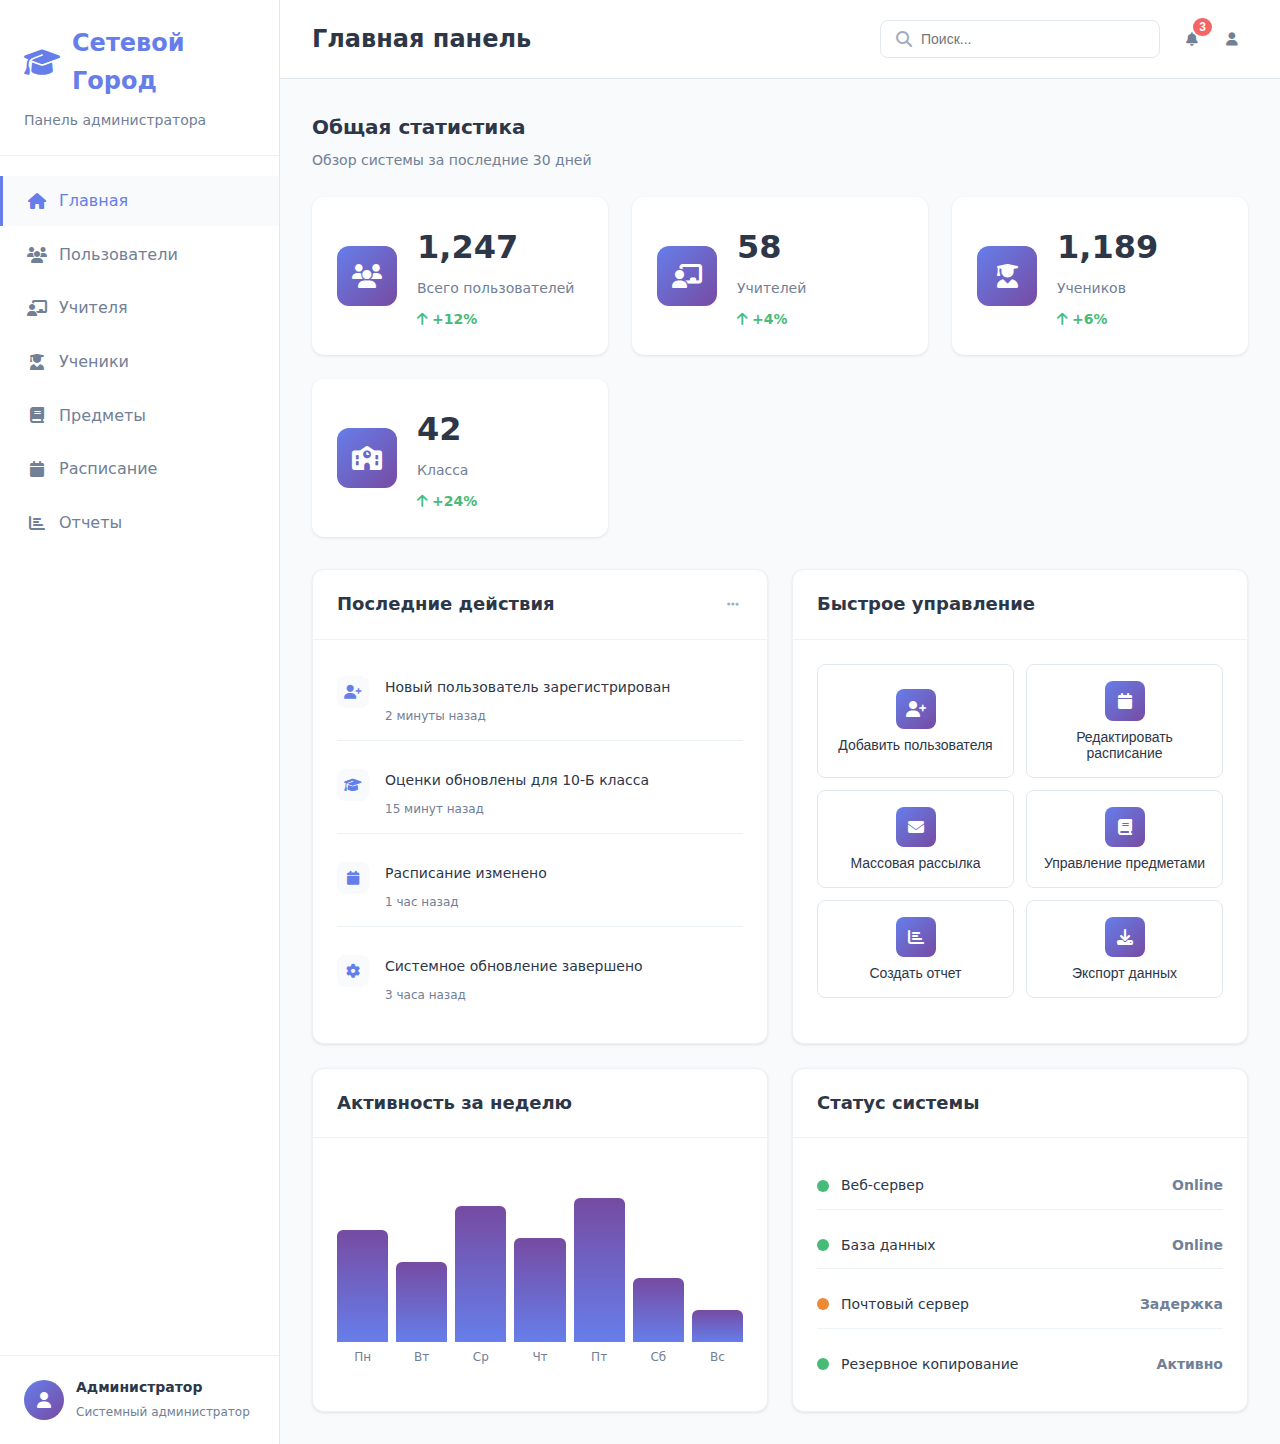
<file: admin.html>
<!DOCTYPE html>
<html lang="ru">
<head>
    <meta charset="UTF-8">
    <meta name="viewport" content="width=device-width, initial-scale=1.0">
    <title>Главная панель | Сетевой Город</title>
    <link rel="stylesheet" href="admin.css">
    <link rel="stylesheet" href="https://cdnjs.cloudflare.com/ajax/libs/font-awesome/6.4.0/css/all.min.css">
</head>
<body>
    <!-- Боковая панель -->
    <aside class="sidebar">
        <div class="sidebar-header">
            <div class="logo">
                <i class="fas fa-graduation-cap"></i>
                <span>Сетевой Город</span>
            </div>
            <p>Панель администратора</p>
        </div>
        
        <nav class="sidebar-nav">
            <ul>
                <li class="active"><a href="#"><i class="fas fa-home"></i> Главная</a></li>
                <li><a href="users.html"><i class="fas fa-users"></i> Пользователи</a></li>
                <li><a href="#"><i class="fas fa-chalkboard-teacher"></i> Учителя</a></li>
                <li><a href="#"><i class="fas fa-user-graduate"></i> Ученики</a></li>
                <li><a href="#"><i class="fas fa-book"></i> Предметы</a></li>
                <li><a href="#"><i class="fas fa-calendar"></i> Расписание</a></li>
                <li><a href="#"><i class="fas fa-chart-bar"></i> Отчеты</a></li>
            </ul>
        </nav>
        
        <div class="sidebar-footer">
            <div class="user-info">
                <div class="user-avatar">
                    <i class="fas fa-user"></i>
                </div>
                <div class="user-details">
                    <span class="user-name">Администратор</span>
                    <span class="user-role">Системный администратор</span>
                </div>
            </div>
        </div>
    </aside>

    <!-- Основной контент -->
    <main class="main-content">
        <!-- Шапка -->
        <header class="content-header">
            <div class="header-left">
                <button class="menu-toggle">
                    <i class="fas fa-bars"></i>
                </button>
                <h1>Главная панель</h1>
            </div>
            <div class="header-right">
                <div class="search-box">
                    <i class="fas fa-search"></i>
                    <input type="text" placeholder="Поиск...">
                </div>
                <div class="header-actions">
                    <button class="notification-btn">
                        <i class="fas fa-bell"></i>
                        <span class="notification-count">3</span>
                    </button>
                    <button class="profile-btn">
                        <i class="fas fa-user"></i>
                    </button>
                </div>
            </div>
        </header>

        <!-- Статистика -->
        <section class="stats-section">
            <div class="section-header">
                <h2>Общая статистика</h2>
                <span class="section-subtitle">Обзор системы за последние 30 дней</span>
            </div>
            <div class="stats-grid">
                <div class="stat-card">
                    <div class="stat-icon">
                        <i class="fas fa-users"></i>
                    </div>
                    <div class="stat-content">
                        <h3>1,247</h3>
                        <p>Всего пользователей</p>
                        <div class="stat-trend positive">
                            <i class="fas fa-arrow-up"></i>
                            <span>+12%</span>
                        </div>
                    </div>
                </div>

                <div class="stat-card">
                    <div class="stat-icon">
                        <i class="fas fa-chalkboard-teacher"></i>
                    </div>
                    <div class="stat-content">
                        <h3>58</h3>
                        <p>Учителей</p>
                        <div class="stat-trend positive">
                            <i class="fas fa-arrow-up"></i>
                            <span>+4%</span>
                        </div>
                    </div>
                </div>

                <div class="stat-card">
                    <div class="stat-icon">
                        <i class="fas fa-user-graduate"></i>
                    </div>
                    <div class="stat-content">
                        <h3>1,189</h3>
                        <p>Учеников</p>
                        <div class="stat-trend positive">
                            <i class="fas fa-arrow-up"></i>
                            <span>+6%</span>
                        </div>
                    </div>
                </div>

                <div class="stat-card">
                    <div class="stat-icon">
                        <i class="fas fa-school"></i>
                    </div>
                    <div class="stat-content">
                        <h3>42</h3>
                        <p>Класса</p>
                        <div class="stat-trend positive">
                            <i class="fas fa-arrow-up"></i>
                            <span>+24%</span>
                        </div>
                    </div>
                </div>
            </div>
        </section>

        <!-- Основные виджеты -->
        <section class="dashboard-grid">
            <!-- Последние действия -->
            <div class="widget">
                <div class="widget-header">
                    <h3>Последние действия</h3>
                    <button class="widget-action">
                        <i class="fas fa-ellipsis-h"></i>
                    </button>
                </div>
                <div class="widget-content">
                    <div class="activity-list">
                        <div class="activity-item">
                            <div class="activity-icon">
                                <i class="fas fa-user-plus"></i>
                            </div>
                            <div class="activity-details">
                                <p class="activity-title">Новый пользователь зарегистрирован</p>
                                <span class="activity-time">2 минуты назад</span>
                            </div>
                        </div>
                        <div class="activity-item">
                            <div class="activity-icon">
                                <i class="fas fa-graduation-cap"></i>
                            </div>
                            <div class="activity-details">
                                <p class="activity-title">Оценки обновлены для 10-Б класса</p>
                                <span class="activity-time">15 минут назад</span>
                            </div>
                        </div>
                        <div class="activity-item">
                            <div class="activity-icon">
                                <i class="fas fa-calendar"></i>
                            </div>
                            <div class="activity-details">
                                <p class="activity-title">Расписание изменено</p>
                                <span class="activity-time">1 час назад</span>
                            </div>
                        </div>
                        <div class="activity-item">
                            <div class="activity-icon">
                                <i class="fas fa-cog"></i>
                            </div>
                            <div class="activity-details">
                                <p class="activity-title">Системное обновление завершено</p>
                                <span class="activity-time">3 часа назад</span>
                            </div>
                        </div>
                    </div>
                </div>
            </div>

            <!-- Быстрое управление -->
            <div class="widget">
                <div class="widget-header">
                    <h3>Быстрое управление</h3>
                </div>
                <div class="widget-content">
                    <div class="quick-actions-grid">
                        <button class="quick-action-btn">
                            <div class="action-icon">
                                <i class="fas fa-user-plus"></i>
                            </div>
                            <span>Добавить пользователя</span>
                        </button>
                        <button class="quick-action-btn">
                            <div class="action-icon">
                                <i class="fas fa-calendar"></i>
                            </div>
                            <span>Редактировать расписание</span>
                        </button>
                        <button class="quick-action-btn">
                            <div class="action-icon">
                                <i class="fas fa-envelope"></i>
                            </div>
                            <span>Массовая рассылка</span>
                        </button>
                        <button class="quick-action-btn">
                            <div class="action-icon">
                                <i class="fas fa-book"></i>
                            </div>
                            <span>Управление предметами</span>
                        </button>
                        <button class="quick-action-btn">
                            <div class="action-icon">
                                <i class="fas fa-chart-bar"></i>
                            </div>
                            <span>Создать отчет</span>
                        </button>
                        <button class="quick-action-btn">
                            <div class="action-icon">
                                <i class="fas fa-download"></i>
                            </div>
                            <span>Экспорт данных</span>
                        </button>
                    </div>
                </div>
            </div>

            <!-- Активность за неделю -->
            <div class="widget">
                <div class="widget-header">
                    <h3>Активность за неделю</h3>
                </div>
                <div class="widget-content">
                    <div class="activity-chart">
                        <div class="chart-bars">
                            <div class="chart-bar" style="height: 70%">
                                <span class="chart-label">Пн</span>
                            </div>
                            <div class="chart-bar" style="height: 50%">
                                <span class="chart-label">Вт</span>
                            </div>
                            <div class="chart-bar" style="height: 85%">
                                <span class="chart-label">Ср</span>
                            </div>
                            <div class="chart-bar" style="height: 65%">
                                <span class="chart-label">Чт</span>
                            </div>
                            <div class="chart-bar" style="height: 90%">
                                <span class="chart-label">Пт</span>
                            </div>
                            <div class="chart-bar" style="height: 40%">
                                <span class="chart-label">Сб</span>
                            </div>
                            <div class="chart-bar" style="height: 20%">
                                <span class="chart-label">Вс</span>
                            </div>
                        </div>
                    </div>
                </div>
            </div>

            <!-- Статус системы -->
            <div class="widget">
                <div class="widget-header">
                    <h3>Статус системы</h3>
                </div>
                <div class="widget-content">
                    <div class="status-list">
                        <div class="status-item">
                            <div class="status-indicator online"></div>
                            <div class="status-info">
                                <span class="status-name">Веб-сервер</span>
                                <span class="status-value">Online</span>
                            </div>
                        </div>
                        <div class="status-item">
                            <div class="status-indicator online"></div>
                            <div class="status-info">
                                <span class="status-name">База данных</span>
                                <span class="status-value">Online</span>
                            </div>
                        </div>
                        <div class="status-item">
                            <div class="status-indicator warning"></div>
                            <div class="status-info">
                                <span class="status-name">Почтовый сервер</span>
                                <span class="status-value">Задержка</span>
                            </div>
                        </div>
                        <div class="status-item">
                            <div class="status-indicator online"></div>
                            <div class="status-info">
                                <span class="status-name">Резервное копирование</span>
                                <span class="status-value">Активно</span>
                            </div>
                        </div>
                    </div>
                </div>
            </div>
        </section>
    </main>

    <script src="admin.js"></script>
</body>
</html>
</file>
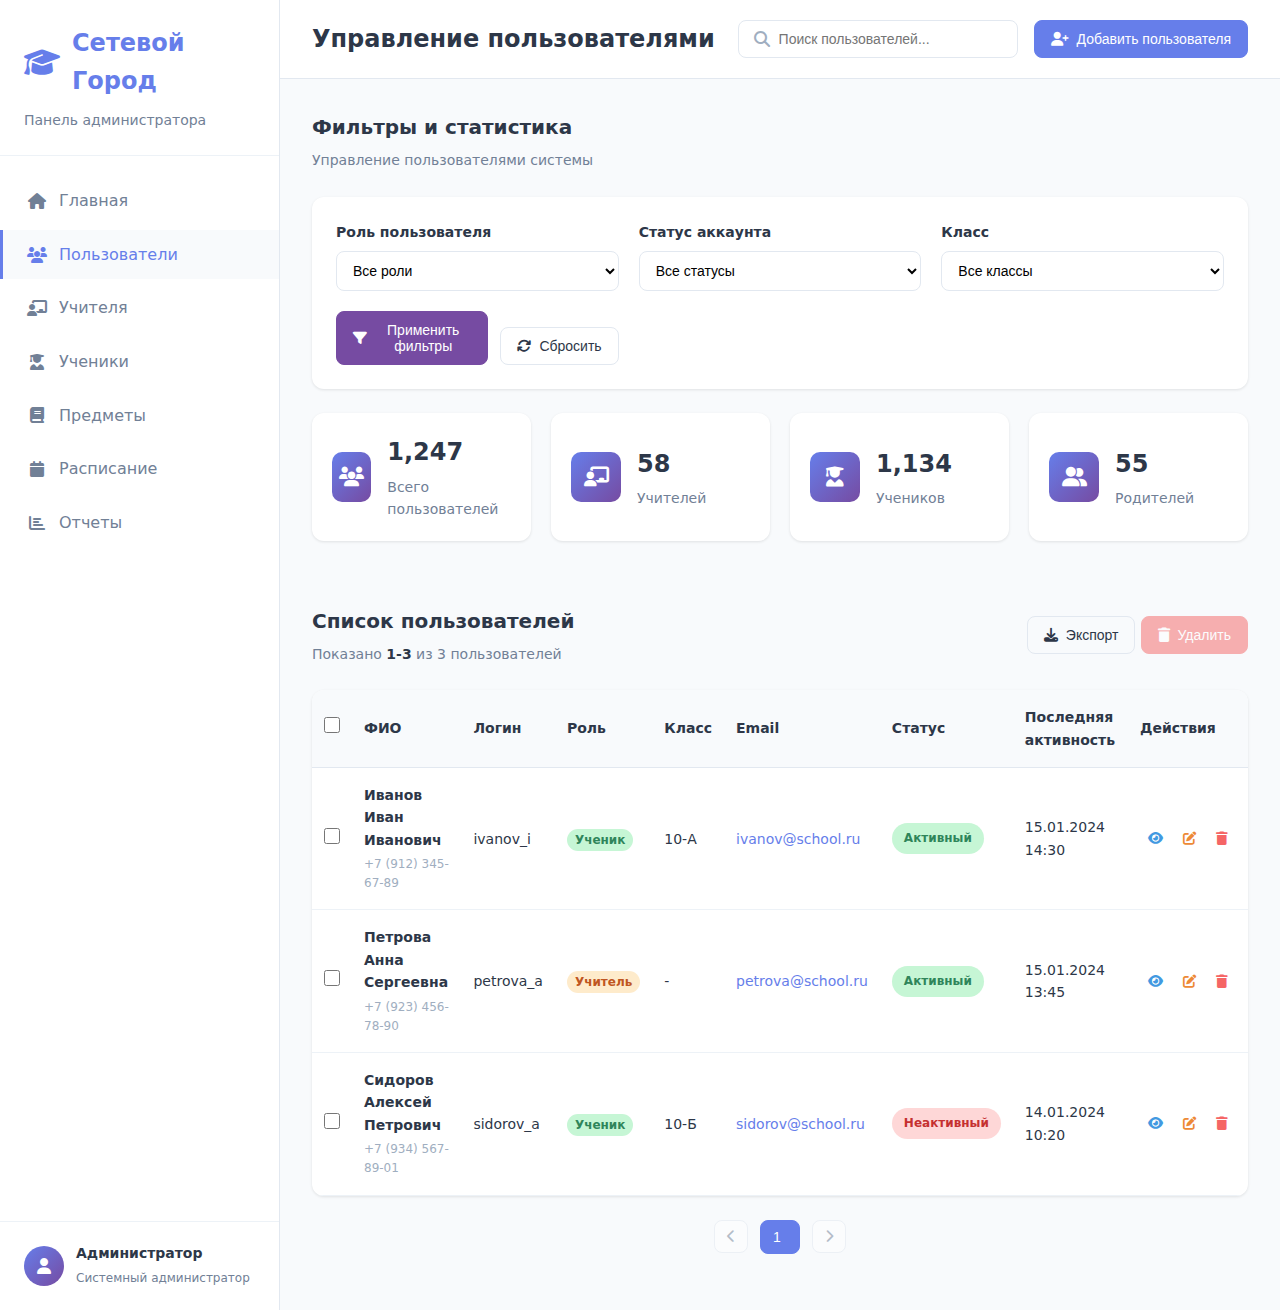
<file: users.html>
<!DOCTYPE html>
<html lang="ru">
<head>
    <meta charset="UTF-8">
    <meta name="viewport" content="width=device-width, initial-scale=1.0">
    <title>Пользователи | Сетевой Город</title>
    <link rel="stylesheet" href="users.css">
    <link rel="stylesheet" href="https://cdnjs.cloudflare.com/ajax/libs/font-awesome/6.4.0/css/all.min.css">
</head>
<body>
    <!-- Боковая панель -->
    <aside class="sidebar">
        <div class="sidebar-header">
            <div class="logo">
                <i class="fas fa-graduation-cap"></i>
                <span>Сетевой Город</span>
            </div>
            <p>Панель администратора</p>
        </div>
        
        <nav class="sidebar-nav">
            <ul>
                <li><a href="admin.html"><i class="fas fa-home"></i> Главная</a></li>
                <li class="active"><a href="users.html"><i class="fas fa-users"></i> Пользователи</a></li>
                <li><a href="#"><i class="fas fa-chalkboard-teacher"></i> Учителя</a></li>
                <li><a href="#"><i class="fas fa-user-graduate"></i> Ученики</a></li>
                <li><a href="#"><i class="fas fa-book"></i> Предметы</a></li>
                <li><a href="#"><i class="fas fa-calendar"></i> Расписание</a></li>
                <li><a href="#"><i class="fas fa-chart-bar"></i> Отчеты</a></li>
            </ul>
        </nav>
        
        <div class="sidebar-footer">
            <div class="user-info">
                <div class="user-avatar">
                    <i class="fas fa-user"></i>
                </div>
                <div class="user-details">
                    <span class="user-name">Администратор</span>
                    <span class="user-role">Системный администратор</span>
                </div>
            </div>
        </div>
    </aside>

    <!-- Основной контент -->
    <main class="main-content">
        <!-- Шапка -->
        <header class="content-header">
            <div class="header-left">
                <button class="menu-toggle">
                    <i class="fas fa-bars"></i>
                </button>
                <h1>Управление пользователями</h1>
            </div>
            <div class="header-right">
                <div class="search-box">
                    <i class="fas fa-search"></i>
                    <input type="text" placeholder="Поиск пользователей..." id="searchInput">
                </div>
                <button class="btn btn-primary">
                    <i class="fas fa-user-plus"></i>
                    Добавить пользователя
                </button>
            </div>
        </header>

        <!-- Фильтры и статистика -->
        <section class="filters-section">
            <div class="section-header">
                <h2>Фильтры и статистика</h2>
                <span class="section-subtitle">Управление пользователями системы</span>
            </div>
            
            <div class="filters-grid">
                <div class="filter-group">
                    <label>Роль пользователя</label>
                    <select id="roleFilter">
                        <option value="all">Все роли</option>
                        <option value="Администратор">Администратор</option>
                        <option value="Учитель">Учитель</option>
                        <option value="Ученик">Ученик</option>
                        <option value="Родитель">Родитель</option>
                    </select>
                </div>
                
                <div class="filter-group">
                    <label>Статус аккаунта</label>
                    <select id="statusFilter">
                        <option value="all">Все статусы</option>
                        <option value="active">Активные</option>
                        <option value="inactive">Неактивные</option>
                    </select>
                </div>
                
                <div class="filter-group">
                    <label>Класс</label>
                    <select id="classFilter">
                        <option value="all">Все классы</option>
                        <option value="10-А">10-А</option>
                        <option value="10-Б">10-Б</option>
                        <option value="11-А">11-А</option>
                        <option value="11-Б">11-Б</option>
                        <option value="-">-</option>
                    </select>
                </div>
                
                <div class="filter-actions">
                    <button class="btn btn-secondary">
                        <i class="fas fa-filter"></i>
                        Применить фильтры
                    </button>
                    <button class="btn btn-outline">
                        <i class="fas fa-sync"></i>
                        Сбросить
                    </button>
                </div>
            </div>

            <div class="stats-cards">
                <div class="stat-card">
                    <div class="stat-icon">
                        <i class="fas fa-users"></i>
                    </div>
                    <div class="stat-content">
                        <h3>1,247</h3>
                        <p>Всего пользователей</p>
                    </div>
                </div>
                
                <div class="stat-card">
                    <div class="stat-icon">
                        <i class="fas fa-chalkboard-teacher"></i>
                    </div>
                    <div class="stat-content">
                        <h3>58</h3>
                        <p>Учителей</p>
                    </div>
                </div>
                
                <div class="stat-card">
                    <div class="stat-icon">
                        <i class="fas fa-user-graduate"></i>
                    </div>
                    <div class="stat-content">
                        <h3>1,134</h3>
                        <p>Учеников</p>
                    </div>
                </div>
                
                <div class="stat-card">
                    <div class="stat-icon">
                        <i class="fas fa-user-friends"></i>
                    </div>
                    <div class="stat-content">
                        <h3>55</h3>
                        <p>Родителей</p>
                    </div>
                </div>
            </div>
        </section>

        <!-- Таблица пользователей -->
        <section class="table-section">
            <div class="section-header">
                <div class="header-content">
                    <h2>Список пользователей</h2>
                    <span class="table-info">Показано <strong>1-5</strong> из 3 пользователей</span>
                </div>
                <div class="header-actions">
                    <button class="btn btn-outline">
                        <i class="fas fa-download"></i>
                        Экспорт
                    </button>
                    <button class="btn btn-danger">
                        <i class="fas fa-trash"></i>
                        Удалить
                    </button>
                </div>
            </div>

            <div class="table-container">
                <table class="users-table">
                    <thead>
                        <tr>
                            <th class="checkbox-cell">
                                <input type="checkbox" id="selectAll">
                            </th>
                            <th>ФИО</th>
                            <th>Логин</th>
                            <th>Роль</th>
                            <th>Класс</th>
                            <th>Email</th>
                            <th>Статус</th>
                            <th>Последняя активность</th>
                            <th class="actions-cell">Действия</th>
                        </tr>
                    </thead>
                    <tbody id="usersTableBody">
                        <tr>
                            <td class="checkbox-cell">
                                <input type="checkbox" class="user-checkbox" data-id="1">
                            </td>
                            <td>
                                <div class="user-info-cell">
                                    <strong>Иванов Иван Иванович</strong>
                                    <span class="user-phone">+7 (912) 345-67-89</span>
                                </div>
                            </td>
                            <td>ivanov_i</td>
                            <td>
                                <span class="role-badge role-student">Ученик</span>
                            </td>
                            <td>10-А</td>
                            <td>
                                <a href="mailto:ivanov@school.ru" class="email-link">ivanov@school.ru</a>
                            </td>
                            <td>
                                <span class="status-badge status-active">Активный</span>
                            </td>
                            <td>15.01.2024 14:30</td>
                            <td class="actions-cell">
                                <div class="table-actions">
                                    <button class="action-btn view" data-id="1" title="Просмотр">
                                        <i class="fas fa-eye"></i>
                                    </button>
                                    <button class="action-btn edit" data-id="1" title="Редактировать">
                                        <i class="fas fa-edit"></i>
                                    </button>
                                    <button class="action-btn delete" data-id="1" title="Удалить">
                                        <i class="fas fa-trash"></i>
                                    </button>
                                </div>
                            </td>
                        </tr>
                        <tr>
                            <td class="checkbox-cell">
                                <input type="checkbox" class="user-checkbox" data-id="2">
                            </td>
                            <td>
                                <div class="user-info-cell">
                                    <strong>Петрова Анна Сергеевна</strong>
                                    <span class="user-phone">+7 (923) 456-78-90</span>
                                </div>
                            </td>
                            <td>petrova_a</td>
                            <td>
                                <span class="role-badge role-teacher">Учитель</span>
                            </td>
                            <td>-</td>
                            <td>
                                <a href="mailto:petrova@school.ru" class="email-link">petrova@school.ru</a>
                            </td>
                            <td>
                                <span class="status-badge status-active">Активный</span>
                            </td>
                            <td>15.01.2024 13:45</td>
                            <td class="actions-cell">
                                <div class="table-actions">
                                    <button class="action-btn view" data-id="2" title="Просмотр">
                                        <i class="fas fa-eye"></i>
                                    </button>
                                    <button class="action-btn edit" data-id="2" title="Редактировать">
                                        <i class="fas fa-edit"></i>
                                    </button>
                                    <button class="action-btn delete" data-id="2" title="Удалить">
                                        <i class="fas fa-trash"></i>
                                    </button>
                                </div>
                            </td>
                        </tr>
                        <tr>
                            <td class="checkbox-cell">
                                <input type="checkbox" class="user-checkbox" data-id="3">
                            </td>
                            <td>
                                <div class="user-info-cell">
                                    <strong>Сидоров Алексей Петрович</strong>
                                    <span class="user-phone">+7 (934) 567-89-01</span>
                                </div>
                            </td>
                            <td>sidorov_a</td>
                            <td>
                                <span class="role-badge role-student">Ученик</span>
                            </td>
                            <td>10-Б</td>
                            <td>
                                <a href="mailto:sidorov@school.ru" class="email-link">sidorov@school.ru</a>
                            </td>
                            <td>
                                <span class="status-badge status-inactive">Неактивный</span>
                            </td>
                            <td>14.01.2024 10:20</td>
                            <td class="actions-cell">
                                <div class="table-actions">
                                    <button class="action-btn view" data-id="3" title="Просмотр">
                                        <i class="fas fa-eye"></i>
                                    </button>
                                    <button class="action-btn edit" data-id="3" title="Редактировать">
                                        <i class="fas fa-edit"></i>
                                    </button>
                                    <button class="action-btn delete" data-id="3" title="Удалить">
                                        <i class="fas fa-trash"></i>
                                    </button>
                                </div>
                            </td>
                        </tr>
                    </tbody>
                </table>
            </div>

            <!-- Пагинация -->
            <div class="pagination">
                <button class="pagination-btn">
                    <i class="fas fa-chevron-left"></i>
                </button>
                <div class="page-numbers">
                    <button class="page-btn active">1</button>
                    <button class="page-btn">2</button>
                    <button class="page-btn">3</button>
                </div>
                <button class="pagination-btn">
                    <i class="fas fa-chevron-right"></i>
                </button>
            </div>
        </section>

        <!-- Модальное окно добавления/редактирования пользователя -->
        <div class="modal" id="addUserModal">
            <div class="modal-content">
                <div class="modal-header">
                    <h3>Добавление пользователя</h3>
                    <button class="modal-close">&times;</button>
                </div>
                <div class="modal-body">
                    <form id="addUserForm" class="user-form">
                        <div class="form-grid">
                            <div class="form-group">
                                <input type="text" name="lastName" placeholder="Фамилия *" required>
                            </div>
                            <div class="form-group">
                                <input type="text" name="firstName" placeholder="Имя *" required>
                            </div>
                            <div class="form-group">
                                <input type="text" name="middleName" placeholder="Отчество">
                            </div>
                            <div class="form-group">
                                <input type="text" name="login" placeholder="Логин *" required>
                            </div>
                            <div class="form-group">
                                <input type="password" name="password" placeholder="Пароль *" required>
                            </div>
                            <div class="form-group">
                                <input type="email" name="email" placeholder="Email">
                            </div>
                            <div class="form-group">
                                <input type="tel" name="phone" placeholder="Телефон">
                            </div>
                            <div class="form-group">
                                <select name="role" required>
                                    <option value="">Выберите роль *</option>
                                    <option value="Ученик">Ученик</option>
                                    <option value="Учитель">Учитель</option>
                                    <option value="Родитель">Родитель</option>
                                    <option value="Администратор">Администратор</option>
                                </select>
                            </div>
                            <div class="form-group">
                                <select name="class">
                                    <option value="">Выберите класс</option>
                                    <option value="10-А">10-А</option>
                                    <option value="10-Б">10-Б</option>
                                    <option value="11-А">11-А</option>
                                    <option value="11-Б">11-Б</option>
                                    <option value="-">-</option>
                                </select>
                            </div>
                        </div>
                        
                        <div class="form-actions">
                            <button type="button" class="btn btn-outline">Отмена</button>
                            <button type="submit" class="btn btn-primary">Добавить пользователя</button>
                        </div>
                    </form>
                </div>
            </div>
        </div>

        <!-- Модальное окно просмотра пользователя -->
        <div class="modal" id="userDetailsModal">
            <div class="modal-content">
                <div class="modal-header">
                    <h3>Просмотр пользователя</h3>
                    <button class="modal-close">&times;</button>
                </div>
                <div class="modal-body">
                    <div class="user-details-grid">
                        <div class="detail-item">
                            <label>ФИО:</label>
                            <span id="detailName">Иванов Иван Иванович</span>
                        </div>
                        <div class="detail-item">
                            <label>Логин:</label>
                            <span id="detailLogin">ivanov_i</span>
                        </div>
                        <div class="detail-item">
                            <label>Роль:</label>
                            <span id="detailRole">Ученик</span>
                        </div>
                        <div class="detail-item">
                            <label>Класс:</label>
                            <span id="detailClass">10-А</span>
                        </div>
                        <div class="detail-item">
                            <label>Email:</label>
                            <span id="detailEmail">ivanov@school.ru</span>
                        </div>
                        <div class="detail-item">
                            <label>Телефон:</label>
                            <span id="detailPhone">+7 (912) 345-67-89</span>
                        </div>
                        <div class="detail-item">
                            <label>Статус:</label>
                            <span id="detailStatus">Активный</span>
                        </div>
                        <div class="detail-item">
                            <label>Последняя активность:</label>
                            <span id="detailLastActivity">15.01.2024 14:30</span>
                        </div>
                    </div>
                </div>
                <div class="modal-footer">
                    <button class="btn btn-primary" id="closeDetails">Закрыть</button>
                </div>
            </div>
        </div>
    </main>

    <script src="users.js"></script>
</body>
</html>
</file>
<file: admin.css>
* {
    margin: 0;
    padding: 0;
    box-sizing: border-box;
}

:root {
    --primary: #667eea;
    --primary-dark: #5a67d8;
    --secondary: #764ba2;
    --success: #48bb78;
    --warning: #ed8936;
    --danger: #f56565;
    --background: #f8fafc;
    --surface: #ffffff;
    --text-primary: #2d3748;
    --text-secondary: #718096;
    --text-muted: #a0aec0;
    --border: #e2e8f0;
    --border-light: #edf2f7;
    --shadow: 0 1px 3px rgba(0, 0, 0, 0.1);
    --shadow-md: 0 4px 6px rgba(0, 0, 0, 0.1);
    --shadow-lg: 0 10px 15px rgba(0, 0, 0, 0.1);
    --radius: 8px;
    --radius-lg: 12px;
    --transition: all 0.3s ease;
}

body {
    font-family: 'Inter', 'Segoe UI', system-ui, -apple-system, sans-serif;
    background-color: var(--background);
    color: var(--text-primary);
    line-height: 1.6;
    display: flex;
    min-height: 100vh;
}

/* Боковая панель */
.sidebar {
    width: 280px;
    background: var(--surface);
    border-right: 1px solid var(--border);
    display: flex;
    flex-direction: column;
    transition: var(--transition);
}

.sidebar-header {
    padding: 24px;
    border-bottom: 1px solid var(--border-light);
}

.logo {
    display: flex;
    align-items: center;
    gap: 12px;
    font-size: 1.5rem;
    font-weight: 700;
    color: var(--primary);
    margin-bottom: 8px;
}

.logo i {
    font-size: 1.8rem;
}

.sidebar-header p {
    font-size: 0.875rem;
    color: var(--text-secondary);
}

.sidebar-nav {
    flex: 1;
    padding: 16px 0;
}

.sidebar-nav ul {
    list-style: none;
}

.sidebar-nav li {
    margin: 4px 0;
}

.sidebar-nav a {
    display: flex;
    align-items: center;
    padding: 12px 24px;
    color: var(--text-secondary);
    text-decoration: none;
    transition: var(--transition);
    font-weight: 500;
    border-left: 3px solid transparent;
}

.sidebar-nav a:hover {
    color: var(--primary);
    background: var(--background);
}

.sidebar-nav a i {
    margin-right: 12px;
    width: 20px;
    text-align: center;
}

.sidebar-nav li.active a {
    color: var(--primary);
    background: var(--background);
    border-left-color: var(--primary);
}

.sidebar-footer {
    padding: 20px 24px;
    border-top: 1px solid var(--border-light);
}

.user-info {
    display: flex;
    align-items: center;
    gap: 12px;
}

.user-avatar {
    width: 40px;
    height: 40px;
    background: linear-gradient(135deg, var(--primary), var(--secondary));
    border-radius: 50%;
    display: flex;
    align-items: center;
    justify-content: center;
    color: white;
}

.user-details {
    flex: 1;
}

.user-name {
    display: block;
    font-weight: 600;
    font-size: 0.875rem;
}

.user-role {
    font-size: 0.75rem;
    color: var(--text-secondary);
}

/* Основной контент */
.main-content {
    flex: 1;
    overflow-y: auto;
    background: var(--background);
}

.content-header {
    background: var(--surface);
    padding: 20px 32px;
    display: flex;
    justify-content: space-between;
    align-items: center;
    border-bottom: 1px solid var(--border);
    position: sticky;
    top: 0;
    z-index: 100;
}

.header-left {
    display: flex;
    align-items: center;
    gap: 16px;
}

.menu-toggle {
    display: none;
    background: none;
    border: none;
    font-size: 1.25rem;
    cursor: pointer;
    color: var(--text-secondary);
    padding: 8px;
    border-radius: var(--radius);
    transition: var(--transition);
}

.menu-toggle:hover {
    background: var(--background);
    color: var(--primary);
}

.content-header h1 {
    font-size: 1.5rem;
    font-weight: 600;
    color: var(--text-primary);
}

.header-right {
    display: flex;
    align-items: center;
    gap: 16px;
}

.search-box {
    position: relative;
}

.search-box input {
    padding: 10px 16px 10px 40px;
    border: 1px solid var(--border);
    border-radius: var(--radius);
    background: var(--surface);
    font-size: 0.875rem;
    width: 280px;
    transition: var(--transition);
}

.search-box input:focus {
    outline: none;
    border-color: var(--primary);
    box-shadow: 0 0 0 3px rgba(102, 126, 234, 0.1);
}

.search-box i {
    position: absolute;
    left: 16px;
    top: 50%;
    transform: translateY(-50%);
    color: var(--text-muted);
}

.header-actions {
    display: flex;
    gap: 8px;
}

.notification-btn,
.profile-btn {
    padding: 10px;
    border: none;
    background: var(--surface);
    border-radius: var(--radius);
    cursor: pointer;
    transition: var(--transition);
    position: relative;
    color: var(--text-secondary);
}

.notification-btn:hover,
.profile-btn:hover {
    background: var(--background);
    color: var(--primary);
}

.notification-count {
    position: absolute;
    top: -4px;
    right: -4px;
    background: var(--danger);
    color: white;
    font-size: 0.75rem;
    padding: 2px 6px;
    border-radius: 10px;
    font-weight: 600;
}

/* Секции */
.stats-section {
    padding: 32px;
}

.section-header {
    margin-bottom: 24px;
}

.section-header h2 {
    font-size: 1.25rem;
    font-weight: 600;
    color: var(--text-primary);
    margin-bottom: 4px;
}

.section-subtitle {
    font-size: 0.875rem;
    color: var(--text-secondary);
}

.stats-grid {
    display: grid;
    grid-template-columns: repeat(auto-fit, minmax(280px, 1fr));
    gap: 24px;
}

.stat-card {
    background: var(--surface);
    padding: 24px;
    border-radius: var(--radius-lg);
    box-shadow: var(--shadow);
    display: flex;
    align-items: center;
    gap: 20px;
    transition: var(--transition);
    border: 1px solid transparent;
}

.stat-card:hover {
    box-shadow: var(--shadow-md);
    border-color: var(--border-light);
    transform: translateY(-2px);
}

.stat-icon {
    width: 60px;
    height: 60px;
    border-radius: 12px;
    background: linear-gradient(135deg, var(--primary), var(--secondary));
    display: flex;
    align-items: center;
    justify-content: center;
    color: white;
    font-size: 1.5rem;
}

.stat-content h3 {
    font-size: 2rem;
    font-weight: 700;
    color: var(--text-primary);
    margin-bottom: 4px;
}

.stat-content p {
    color: var(--text-secondary);
    font-size: 0.875rem;
    margin-bottom: 8px;
}

.stat-trend {
    display: flex;
    align-items: center;
    gap: 4px;
    font-size: 0.875rem;
    font-weight: 600;
}

.stat-trend.positive {
    color: var(--success);
}

.stat-trend.negative {
    color: var(--danger);
}

/* Дашборд */
.dashboard-grid {
    padding: 0 32px 32px;
    display: grid;
    grid-template-columns: repeat(auto-fit, minmax(400px, 1fr));
    gap: 24px;
}

.widget {
    background: var(--surface);
    border-radius: var(--radius-lg);
    box-shadow: var(--shadow);
    overflow: hidden;
    border: 1px solid var(--border-light);
}

.widget-header {
    padding: 20px 24px;
    border-bottom: 1px solid var(--border-light);
    display: flex;
    justify-content: space-between;
    align-items: center;
}

.widget-header h3 {
    font-size: 1.125rem;
    font-weight: 600;
    color: var(--text-primary);
}

.widget-action {
    background: none;
    border: none;
    color: var(--text-muted);
    cursor: pointer;
    padding: 4px;
    border-radius: var(--radius);
    transition: var(--transition);
}

.widget-action:hover {
    color: var(--primary);
    background: var(--background);
}

.widget-content {
    padding: 24px;
}

/* Активность */
.activity-list {
    display: flex;
    flex-direction: column;
    gap: 16px;
}

.activity-item {
    display: flex;
    align-items: flex-start;
    gap: 16px;
    padding: 12px 0;
}

.activity-item:not(:last-child) {
    border-bottom: 1px solid var(--border-light);
}

.activity-icon {
    width: 32px;
    height: 32px;
    border-radius: 8px;
    background: var(--background);
    display: flex;
    align-items: center;
    justify-content: center;
    color: var(--primary);
    font-size: 0.875rem;
}

.activity-details {
    flex: 1;
}

.activity-title {
    font-weight: 500;
    color: var(--text-primary);
    margin-bottom: 4px;
    font-size: 0.875rem;
}

.activity-time {
    font-size: 0.75rem;
    color: var(--text-secondary);
}

/* Быстрые действия */
.quick-actions-grid {
    display: grid;
    grid-template-columns: repeat(2, 1fr);
    gap: 12px;
}

.quick-action-btn {
    padding: 16px;
    border: 1px solid var(--border);
    background: var(--surface);
    border-radius: var(--radius);
    cursor: pointer;
    transition: var(--transition);
    text-align: center;
}

.quick-action-btn:hover {
    border-color: var(--primary);
    background: var(--background);
    transform: translateY(-2px);
    box-shadow: var(--shadow);
}

.action-icon {
    width: 40px;
    height: 40px;
    border-radius: 8px;
    background: linear-gradient(135deg, var(--primary), var(--secondary));
    display: flex;
    align-items: center;
    justify-content: center;
    color: white;
    margin: 0 auto 8px;
    font-size: 1rem;
}

.quick-action-btn span {
    font-size: 0.875rem;
    font-weight: 500;
    color: var(--text-primary);
}

/* График активности */
.activity-chart {
    padding: 20px 0;
}

.chart-bars {
    display: flex;
    align-items: flex-end;
    justify-content: space-between;
    height: 160px;
    gap: 8px;
}

.chart-bar {
    flex: 1;
    background: linear-gradient(to top, var(--primary), var(--secondary));
    border-radius: 6px 6px 0 0;
    position: relative;
    transition: height 0.3s ease;
    min-height: 20px;
}

.chart-label {
    position: absolute;
    bottom: -25px;
    left: 50%;
    transform: translateX(-50%);
    font-size: 0.75rem;
    color: var(--text-secondary);
    font-weight: 500;
}

/* Статус системы */
.status-list {
    display: flex;
    flex-direction: column;
    gap: 12px;
}

.status-item {
    display: flex;
    align-items: center;
    gap: 12px;
    padding: 12px 0;
}

.status-item:not(:last-child) {
    border-bottom: 1px solid var(--border-light);
}

.status-indicator {
    width: 12px;
    height: 12px;
    border-radius: 50%;
    flex-shrink: 0;
}

.status-indicator.online {
    background: var(--success);
}

.status-indicator.warning {
    background: var(--warning);
}

.status-indicator.offline {
    background: var(--danger);
}

.status-info {
    flex: 1;
    display: flex;
    justify-content: space-between;
    align-items: center;
}

.status-name {
    font-weight: 500;
    color: var(--text-primary);
    font-size: 0.875rem;
}

.status-value {
    font-size: 0.875rem;
    font-weight: 600;
    color: var(--text-secondary);
}

/* Адаптивность */
@media (max-width: 1200px) {
    .stats-grid {
        grid-template-columns: repeat(2, 1fr);
    }
    
    .dashboard-grid {
        grid-template-columns: 1fr;
    }
}

@media (max-width: 768px) {
    .sidebar {
        transform: translateX(-100%);
        position: fixed;
        height: 100vh;
        z-index: 1000;
        width: 300px;
    }
    
    .sidebar.show {
        transform: translateX(0);
    }
    
    .menu-toggle {
        display: block;
    }
    
    .content-header {
        padding: 16px 24px;
    }
    
    .search-box input {
        width: 200px;
    }
    
    .stats-section {
        padding: 24px;
    }
    
    .dashboard-grid {
        padding: 0 24px 24px;
    }
    
    .stats-grid {
        grid-template-columns: 1fr;
    }
    
    .quick-actions-grid {
        grid-template-columns: 1fr;
    }
}

@media (max-width: 480px) {
    .content-header {
        flex-direction: column;
        gap: 16px;
        align-items: flex-start;
    }
    
    .header-right {
        width: 100%;
        justify-content: space-between;
    }
    
    .search-box input {
        width: 100%;
    }
    
    .stats-section {
        padding: 16px;
    }
    
    .dashboard-grid {
        padding: 0 16px 16px;
    }
    
    .stat-card {
        flex-direction: column;
        text-align: center;
        padding: 20px;
    }
    
    .stat-icon {
        margin-bottom: 16px;
    }
}
</file>
<file: users.css>
* {
    margin: 0;
    padding: 0;
    box-sizing: border-box;
}

:root {
    --primary: #667eea;
    --primary-dark: #5a67d8;
    --secondary: #764ba2;
    --success: #48bb78;
    --warning: #ed8936;
    --danger: #f56565;
    --info: #4299e1;
    --background: #f8fafc;
    --surface: #ffffff;
    --text-primary: #2d3748;
    --text-secondary: #718096;
    --text-muted: #a0aec0;
    --border: #e2e8f0;
    --border-light: #edf2f7;
    --shadow: 0 1px 3px rgba(0, 0, 0, 0.1);
    --shadow-md: 0 4px 6px rgba(0, 0, 0, 0.1);
    --shadow-lg: 0 10px 15px rgba(0, 0, 0, 0.1);
    --radius: 8px;
    --radius-lg: 12px;
    --transition: all 0.3s ease;
}

body {
    font-family: 'Inter', 'Segoe UI', system-ui, -apple-system, sans-serif;
    background-color: var(--background);
    color: var(--text-primary);
    line-height: 1.6;
    display: flex;
    min-height: 100vh;
}

/* Боковая панель */
.sidebar {
    width: 280px;
    background: var(--surface);
    border-right: 1px solid var(--border);
    display: flex;
    flex-direction: column;
    transition: var(--transition);
}

.sidebar-header {
    padding: 24px;
    border-bottom: 1px solid var(--border-light);
}

.logo {
    display: flex;
    align-items: center;
    gap: 12px;
    font-size: 1.5rem;
    font-weight: 700;
    color: var(--primary);
    margin-bottom: 8px;
}

.logo i {
    font-size: 1.8rem;
}

.sidebar-header p {
    font-size: 0.875rem;
    color: var(--text-secondary);
}

.sidebar-nav {
    flex: 1;
    padding: 16px 0;
}

.sidebar-nav ul {
    list-style: none;
}

.sidebar-nav li {
    margin: 4px 0;
}

.sidebar-nav a {
    display: flex;
    align-items: center;
    padding: 12px 24px;
    color: var(--text-secondary);
    text-decoration: none;
    transition: var(--transition);
    font-weight: 500;
    border-left: 3px solid transparent;
}

.sidebar-nav a:hover {
    color: var(--primary);
    background: var(--background);
}

.sidebar-nav a i {
    margin-right: 12px;
    width: 20px;
    text-align: center;
}

.sidebar-nav li.active a {
    color: var(--primary);
    background: var(--background);
    border-left-color: var(--primary);
}

.sidebar-footer {
    padding: 20px 24px;
    border-top: 1px solid var(--border-light);
}

.user-info {
    display: flex;
    align-items: center;
    gap: 12px;
}

.user-avatar {
    width: 40px;
    height: 40px;
    background: linear-gradient(135deg, var(--primary), var(--secondary));
    border-radius: 50%;
    display: flex;
    align-items: center;
    justify-content: center;
    color: white;
}

.user-details {
    flex: 1;
}

.user-name {
    display: block;
    font-weight: 600;
    font-size: 0.875rem;
}

.user-role {
    font-size: 0.75rem;
    color: var(--text-secondary);
}

/* Основной контент */
.main-content {
    flex: 1;
    overflow-y: auto;
    background: var(--background);
}

.content-header {
    background: var(--surface);
    padding: 20px 32px;
    display: flex;
    justify-content: space-between;
    align-items: center;
    border-bottom: 1px solid var(--border);
    position: sticky;
    top: 0;
    z-index: 100;
}

.header-left {
    display: flex;
    align-items: center;
    gap: 16px;
}

.menu-toggle {
    display: none;
    background: none;
    border: none;
    font-size: 1.25rem;
    cursor: pointer;
    color: var(--text-secondary);
    padding: 8px;
    border-radius: var(--radius);
    transition: var(--transition);
}

.menu-toggle:hover {
    background: var(--background);
    color: var(--primary);
}

.content-header h1 {
    font-size: 1.5rem;
    font-weight: 600;
    color: var(--text-primary);
}

.header-right {
    display: flex;
    align-items: center;
    gap: 16px;
}

.search-box {
    position: relative;
}

.search-box input {
    padding: 10px 16px 10px 40px;
    border: 1px solid var(--border);
    border-radius: var(--radius);
    background: var(--surface);
    font-size: 0.875rem;
    width: 280px;
    transition: var(--transition);
}

.search-box input:focus {
    outline: none;
    border-color: var(--primary);
    box-shadow: 0 0 0 3px rgba(102, 126, 234, 0.1);
}

.search-box i {
    position: absolute;
    left: 16px;
    top: 50%;
    transform: translateY(-50%);
    color: var(--text-muted);
}

/* Кнопки */
.btn {
    display: inline-flex;
    align-items: center;
    gap: 8px;
    padding: 10px 16px;
    border: 1px solid transparent;
    border-radius: var(--radius);
    font-size: 0.875rem;
    font-weight: 500;
    cursor: pointer;
    transition: var(--transition);
    text-decoration: none;
}

.btn-primary {
    background: var(--primary);
    color: white;
    border-color: var(--primary);
}

.btn-primary:hover {
    background: var(--primary-dark);
    border-color: var(--primary-dark);
}

.btn-secondary {
    background: var(--secondary);
    color: white;
    border-color: var(--secondary);
}

.btn-secondary:hover {
    background: #6b46c1;
    border-color: #6b46c1;
}

.btn-danger {
    background: var(--danger);
    color: white;
    border-color: var(--danger);
}

.btn-danger:hover {
    background: #e53e3e;
    border-color: #e53e3e;
}

.btn-outline {
    background: transparent;
    color: var(--text-primary);
    border-color: var(--border);
}

.btn-outline:hover {
    background: var(--background);
    border-color: var(--primary);
    color: var(--primary);
}

/* Секции */
.filters-section,
.table-section {
    padding: 32px;
}

.section-header {
    margin-bottom: 24px;
}

.section-header h2 {
    font-size: 1.25rem;
    font-weight: 600;
    color: var(--text-primary);
    margin-bottom: 4px;
}

.section-subtitle {
    font-size: 0.875rem;
    color: var(--text-secondary);
}

/* Фильтры */
.filters-grid {
    display: grid;
    grid-template-columns: repeat(auto-fit, minmax(250px, 1fr));
    gap: 20px;
    margin-bottom: 24px;
    padding: 24px;
    background: var(--surface);
    border-radius: var(--radius-lg);
    box-shadow: var(--shadow);
}

.filter-group {
    display: flex;
    flex-direction: column;
    gap: 8px;
}

.filter-group label {
    font-size: 0.875rem;
    font-weight: 600;
    color: var(--text-primary);
}

.filter-group select {
    padding: 10px 12px;
    border: 1px solid var(--border);
    border-radius: var(--radius);
    background: var(--surface);
    font-size: 0.875rem;
    transition: var(--transition);
}

.filter-group select:focus {
    outline: none;
    border-color: var(--primary);
    box-shadow: 0 0 0 3px rgba(102, 126, 234, 0.1);
}

.filter-actions {
    display: flex;
    gap: 12px;
    align-items: flex-end;
}

/* Статистика */
.stats-cards {
    display: grid;
    grid-template-columns: repeat(auto-fit, minmax(200px, 1fr));
    gap: 20px;
}

.stat-card {
    background: var(--surface);
    padding: 20px;
    border-radius: var(--radius-lg);
    box-shadow: var(--shadow);
    display: flex;
    align-items: center;
    gap: 16px;
    transition: var(--transition);
}

.stat-card:hover {
    box-shadow: var(--shadow-md);
    transform: translateY(-2px);
}

.stat-icon {
    width: 50px;
    height: 50px;
    border-radius: 10px;
    background: linear-gradient(135deg, var(--primary), var(--secondary));
    display: flex;
    align-items: center;
    justify-content: center;
    color: white;
    font-size: 1.25rem;
}

.stat-content h3 {
    font-size: 1.5rem;
    font-weight: 700;
    color: var(--text-primary);
    margin-bottom: 4px;
}

.stat-content p {
    color: var(--text-secondary);
    font-size: 0.875rem;
}

/* Таблица */
.table-section .section-header {
    display: flex;
    justify-content: space-between;
    align-items: center;
}

.header-content h2 {
    margin-bottom: 4px;
}

.table-info {
    font-size: 0.875rem;
    color: var(--text-secondary);
}

.table-info strong {
    color: var(--text-primary);
}

.table-container {
    background: var(--surface);
    border-radius: var(--radius-lg);
    box-shadow: var(--shadow);
    overflow: hidden;
}

.users-table {
    width: 100%;
    border-collapse: collapse;
}

.users-table th {
    background: var(--background);
    padding: 16px 12px;
    text-align: left;
    font-weight: 600;
    color: var(--text-primary);
    font-size: 0.875rem;
    border-bottom: 1px solid var(--border);
}

.users-table td {
    padding: 16px 12px;
    border-bottom: 1px solid var(--border-light);
    font-size: 0.875rem;
}

.users-table tbody tr {
    transition: var(--transition);
}

.users-table tbody tr:hover {
    background: var(--background);
}

.checkbox-cell {
    width: 40px;
    text-align: center;
}

.actions-cell {
    width: 120px;
    text-align: center;
}

.users-table input[type="checkbox"] {
    width: 16px;
    height: 16px;
    cursor: pointer;
}

/* Статусы */
.status-badge {
    padding: 6px 12px;
    border-radius: 20px;
    font-size: 0.75rem;
    font-weight: 600;
    display: inline-block;
}

.status-active {
    background: #c6f6d5;
    color: #2f855a;
}

.status-inactive {
    background: #fed7d7;
    color: #c53030;
}

.status-pending {
    background: #feebcb;
    color: #c05621;
}

/* Действия */
.table-actions {
    display: flex;
    gap: 8px;
    justify-content: center;
}

.action-btn {
    padding: 6px;
    border: none;
    background: none;
    cursor: pointer;
    border-radius: var(--radius);
    transition: var(--transition);
    color: var(--text-muted);
}

.action-btn:hover {
    background: var(--background);
    color: var(--primary);
}

.action-btn.view {
    color: var(--info);
}

.action-btn.edit {
    color: var(--warning);
}

.action-btn.delete {
    color: var(--danger);
}

/* Пагинация */
.pagination {
    display: flex;
    justify-content: center;
    align-items: center;
    gap: 12px;
    padding: 24px 0;
}

.pagination-btn {
    padding: 8px 12px;
    border: 1px solid var(--border);
    background: var(--surface);
    border-radius: var(--radius);
    cursor: pointer;
    transition: var(--transition);
    color: var(--text-secondary);
}

.pagination-btn:hover {
    border-color: var(--primary);
    color: var(--primary);
}

.page-numbers {
    display: flex;
    gap: 4px;
}

.page-btn {
    padding: 8px 12px;
    border: 1px solid var(--border);
    background: var(--surface);
    border-radius: var(--radius);
    cursor: pointer;
    transition: var(--transition);
    font-size: 0.875rem;
    min-width: 40px;
}

.page-btn:hover {
    border-color: var(--primary);
    color: var(--primary);
}

.page-btn.active {
    background: var(--primary);
    color: white;
    border-color: var(--primary);
}

/* Модальное окно */
.modal {
    display: none;
    position: fixed;
    top: 0;
    left: 0;
    width: 100%;
    height: 100%;
    background: rgba(0, 0, 0, 0.5);
    z-index: 1000;
    align-items: center;
    justify-content: center;
    padding: 20px;
}

.modal.show {
    display: flex;
}

.modal-content {
    background: var(--surface);
    border-radius: var(--radius-lg);
    width: 100%;
    max-width: 800px;
    max-height: 90vh;
    overflow-y: auto;
    box-shadow: var(--shadow-lg);
}

.modal-header {
    padding: 24px;
    border-bottom: 1px solid var(--border-light);
    display: flex;
    justify-content: space-between;
    align-items: center;
    position: sticky;
    top: 0;
    background: var(--surface);
    z-index: 10;
}

.modal-header h3 {
    font-size: 1.25rem;
    font-weight: 600;
    color: var(--text-primary);
}

.modal-close {
    background: none;
    border: none;
    font-size: 1.5rem;
    cursor: pointer;
    color: var(--text-muted);
    padding: 4px;
    border-radius: var(--radius);
    transition: var(--transition);
}

.modal-close:hover {
    color: var(--danger);
    background: var(--background);
}

.modal-body {
    padding: 24px;
}

/* Форма */
.user-form {
    display: flex;
    flex-direction: column;
    gap: 24px;
}

.form-grid {
    display: grid;
    grid-template-columns: repeat(auto-fit, minmax(250px, 1fr));
    gap: 20px;
}

.form-group {
    display: flex;
    flex-direction: column;
    gap: 8px;
}

.form-group label {
    font-size: 0.875rem;
    font-weight: 600;
    color: var(--text-primary);
}

.form-group input,
.form-group select {
    padding: 10px 12px;
    border: 1px solid var(--border);
    border-radius: var(--radius);
    background: var(--surface);
    font-size: 0.875rem;
    transition: var(--transition);
}

.form-group input:focus,
.form-group select:focus {
    outline: none;
    border-color: var(--primary);
    box-shadow: 0 0 0 3px rgba(102, 126, 234, 0.1);
}

.form-actions {
    display: flex;
    gap: 12px;
    justify-content: flex-end;
    padding-top: 24px;
    border-top: 1px solid var(--border-light);
}

/* Адаптивность */
@media (max-width: 1200px) {
    .filters-grid {
        grid-template-columns: 1fr;
    }
    
    .stats-cards {
        grid-template-columns: repeat(2, 1fr);
    }
}

@media (max-width: 768px) {
    .sidebar {
        transform: translateX(-100%);
        position: fixed;
        height: 100vh;
        z-index: 1000;
        width: 300px;
    }
    
    .sidebar.show {
        transform: translateX(0);
    }
    
    .menu-toggle {
        display: block;
    }
    
    .content-header {
        padding: 16px 24px;
        flex-direction: column;
        gap: 16px;
        align-items: flex-start;
    }
    
    .header-right {
        width: 100%;
        justify-content: space-between;
    }
    
    .search-box input {
        width: 200px;
    }
    
    .filters-section,
    .table-section {
        padding: 24px;
    }
    
    .table-section .section-header {
        flex-direction: column;
        gap: 16px;
        align-items: flex-start;
    }
    
    .stats-cards {
        grid-template-columns: 1fr;
    }
    
    .form-grid {
        grid-template-columns: 1fr;
    }
}

@media (max-width: 480px) {
    .content-header {
        padding: 12px 16px;
    }
    
    .filters-section,
    .table-section {
        padding: 16px;
    }
    
    .search-box input {
        width: 150px;
    }
    
    .btn span {
        display: none;
    }
    
    .users-table {
        font-size: 0.75rem;
    }
    
    .users-table th,
    .users-table td {
        padding: 12px 8px;
    }
    
    .modal {
        padding: 10px;
    }
    
    .modal-content {
        margin: 10px;
    }
}
/* Стили для модального окна просмотра */
.user-details-grid {
    display: grid;
    grid-template-columns: 1fr 1fr;
    gap: 16px;
    padding: 20px 0;
}

.detail-item {
    display: flex;
    flex-direction: column;
    gap: 4px;
}

.detail-item label {
    font-weight: 600;
    color: var(--text-secondary);
    font-size: 0.875rem;
}

.detail-item span {
    color: var(--text-primary);
    font-size: 0.95rem;
}

.modal-footer {
    padding: 20px;
    border-top: 1px solid var(--border-light);
    display: flex;
    justify-content: flex-end;
}

/* Сообщение об отсутствии данных */
.no-data {
    text-align: center;
    padding: 60px 20px;
    color: var(--text-muted);
}

.no-data i {
    font-size: 3rem;
    margin-bottom: 16px;
    opacity: 0.5;
}

.no-data p {
    font-size: 1.1rem;
    margin: 0;
}

/* Анимации для модальных окон */
.modal {
    transition: opacity 0.3s ease;
}

.modal.show {
    display: flex;
    opacity: 1;
}

/* Адаптивность для модальных окон */
@media (max-width: 768px) {
    .user-details-grid {
        grid-template-columns: 1fr;
    }
    
    .modal-content {
        margin: 10px;
        width: calc(100% - 20px);
    }
}

/* Стили для формы */
.form-grid {
    display: grid;
    grid-template-columns: repeat(auto-fit, minmax(250px, 1fr));
    gap: 16px;
}

.form-group {
    display: flex;
    flex-direction: column;
    gap: 8px;
}

.form-group label {
    font-size: 0.875rem;
    font-weight: 600;
    color: var(--text-primary);
}

.form-group input:required + label::after,
.form-group select:required + label::after {
    content: ' *';
    color: var(--danger);
}

.form-group input:focus,
.form-group select:focus {
    border-color: var(--primary);
    box-shadow: 0 0 0 3px rgba(102, 126, 234, 0.1);
}

/* Валидация формы */
.form-group input:invalid:not(:placeholder-shown),
.form-group select:invalid:not(:placeholder-shown) {
    border-color: var(--danger);
}

.form-group input:valid:not(:placeholder-shown),
.form-group select:valid:not(:placeholder-shown) {
    border-color: var(--success);
}

/* Стили для модального окна просмотра */
.user-details-grid {
    display: grid;
    grid-template-columns: 1fr 1fr;
    gap: 16px;
    padding: 20px 0;
}

.detail-item {
    display: flex;
    flex-direction: column;
    gap: 4px;
}

.detail-item label {
    font-weight: 600;
    color: var(--text-secondary);
    font-size: 0.875rem;
}

.detail-item span {
    color: var(--text-primary);
    font-size: 0.95rem;
}

.modal-footer {
    padding: 20px;
    border-top: 1px solid var(--border-light);
    display: flex;
    justify-content: flex-end;
}

/* Сообщение об отсутствии данных */
.no-data {
    text-align: center;
    padding: 60px 20px;
    color: var(--text-muted);
}

.no-data i {
    font-size: 3rem;
    margin-bottom: 16px;
    opacity: 0.5;
}

.no-data p {
    font-size: 1.1rem;
    margin: 0;
}

/* Анимации для модальных окон */
.modal {
    transition: opacity 0.3s ease;
}

.modal.show {
    display: flex;
    opacity: 1;
}

/* Адаптивность для модальных окон */
@media (max-width: 768px) {
    .user-details-grid {
        grid-template-columns: 1fr;
    }
    
    .modal-content {
        margin: 10px;
        width: calc(100% - 20px);
    }
}

/* Стили для формы */
.form-grid {
    display: grid;
    grid-template-columns: repeat(auto-fit, minmax(250px, 1fr));
    gap: 16px;
}

.form-group {
    display: flex;
    flex-direction: column;
    gap: 8px;
}

.form-group label {
    font-size: 0.875rem;
    font-weight: 600;
    color: var(--text-primary);
}

.form-group input:required::placeholder,
.form-group select:required + label::after {
    color: var(--danger);
}

.form-group input:focus,
.form-group select:focus {
    border-color: var(--primary);
    box-shadow: 0 0 0 3px rgba(102, 126, 234, 0.1);
}

/* Валидация формы */
.form-group input:invalid:not(:placeholder-shown),
.form-group select:invalid:not(:placeholder-shown) {
    border-color: var(--danger);
}

.form-group input:valid:not(:placeholder-shown),
.form-group select:valid:not(:placeholder-shown) {
    border-color: var(--success);
}

/* Стили для ролей */
.role-badge {
    padding: 4px 8px;
    border-radius: 12px;
    font-size: 0.75rem;
    font-weight: 600;
}

.role-admin { 
    background: #fed7d7; 
    color: #c53030; 
}

.role-teacher { 
    background: #feebcb; 
    color: #c05621; 
}

.role-student { 
    background: #c6f6d5; 
    color: #2f855a; 
}

.role-parent { 
    background: #e9d8fd; 
    color: #6b46c1; 
}

.user-info-cell {
    display: flex;
    flex-direction: column;
    gap: 4px;
}

.user-phone {
    font-size: 0.75rem;
    color: var(--text-muted);
}

.email-link {
    color: var(--primary);
    text-decoration: none;
}

.email-link:hover {
    text-decoration: underline;
}

.pagination-btn:disabled {
    cursor: not-allowed;
}
</file>
